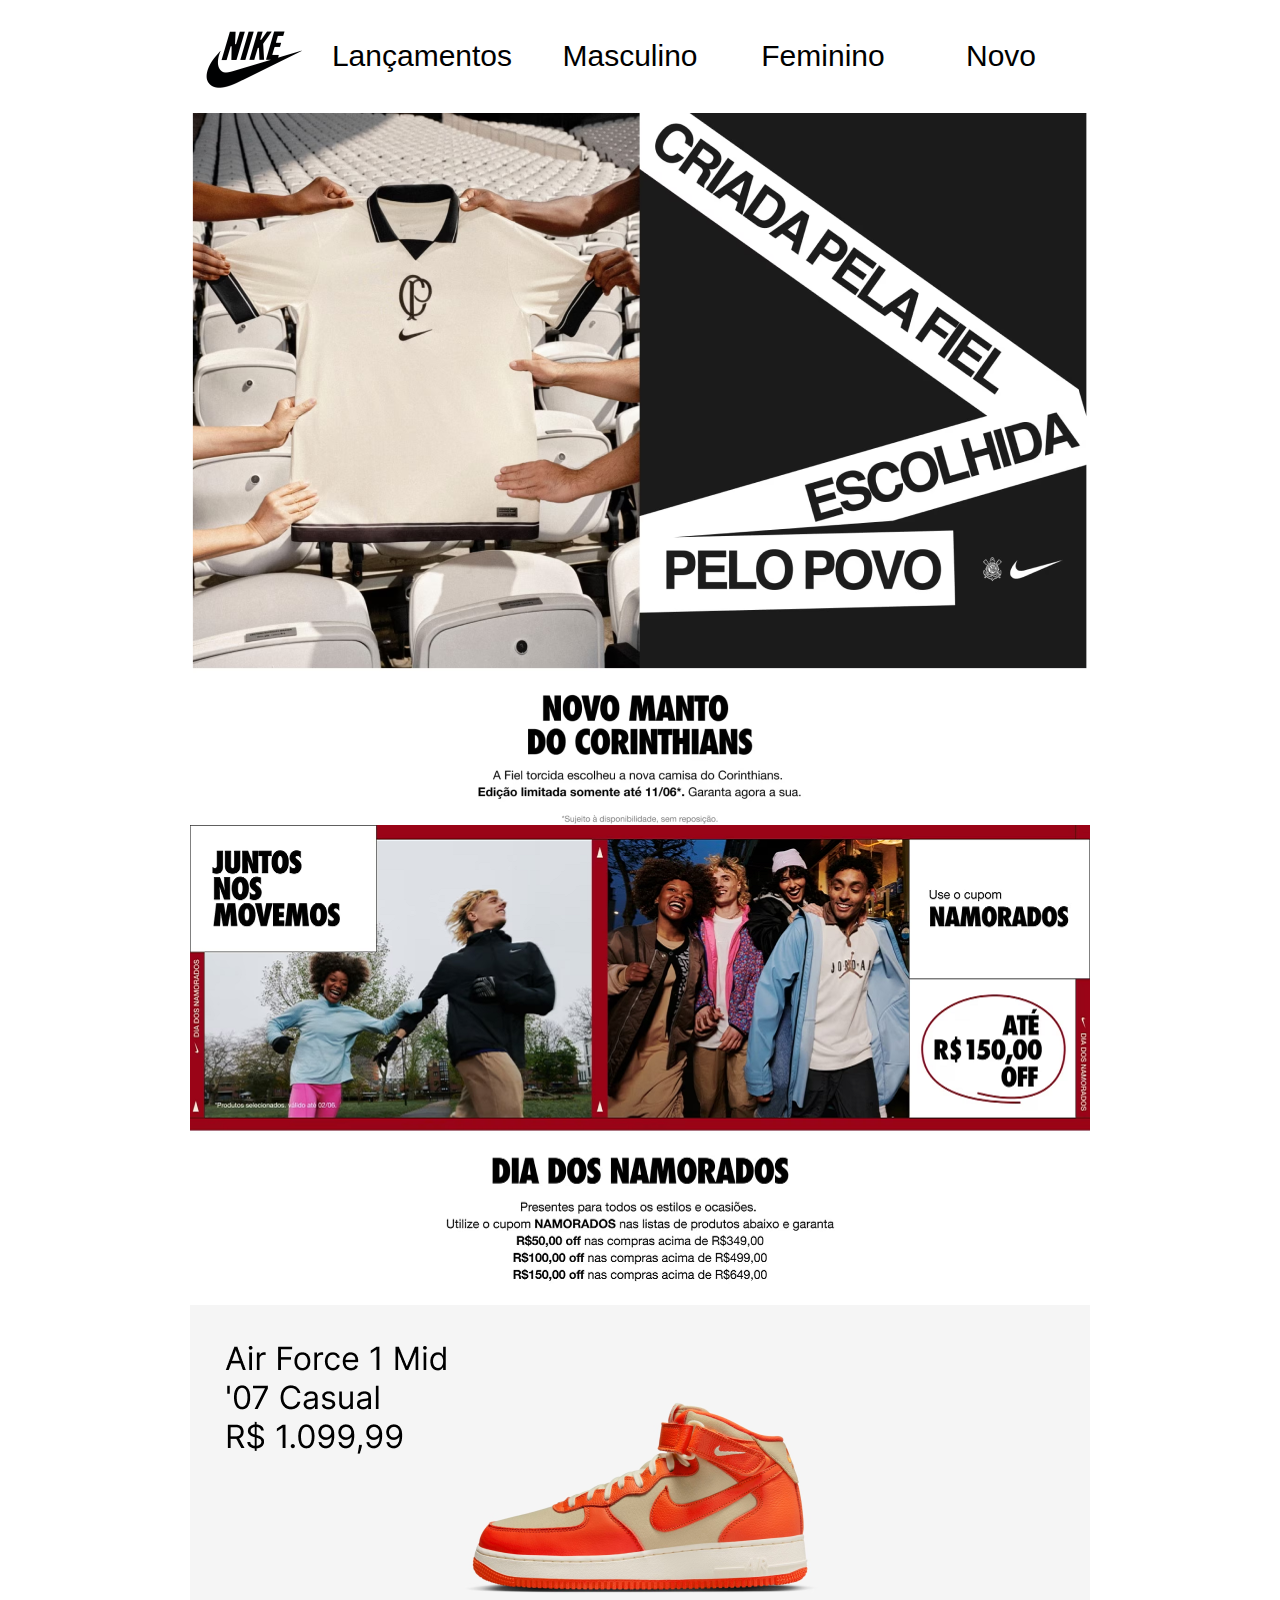
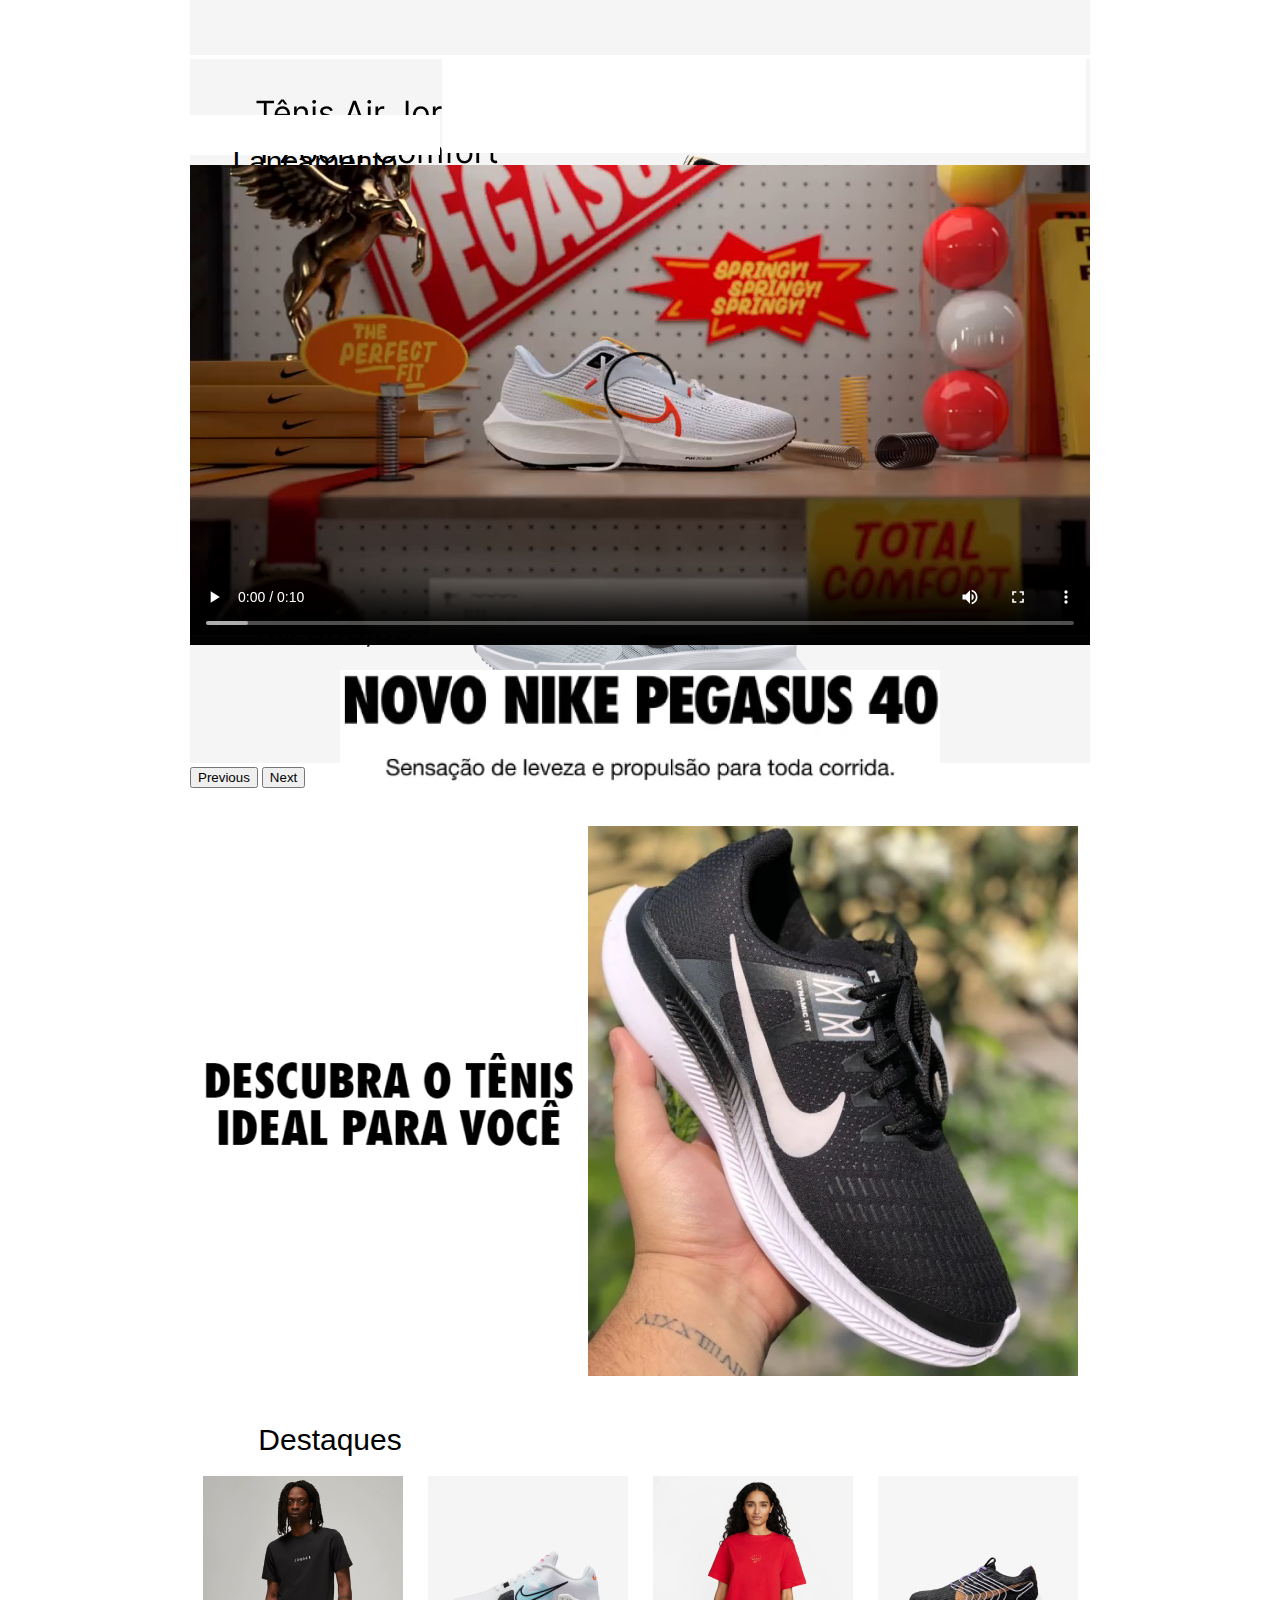
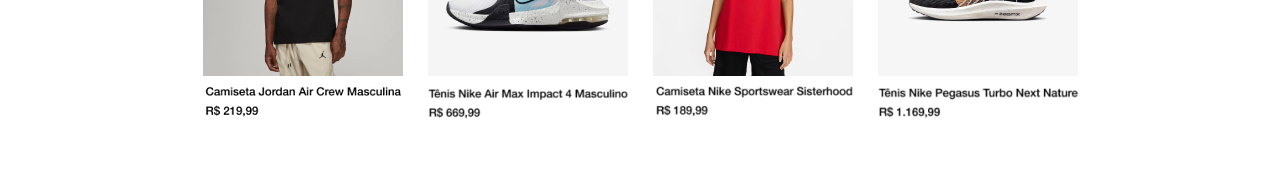
<file: Criação de Página/Index.html>
<!DOCTYPE html>
<html lang="pt-br">
<head>
    <meta charset="UTF-8">
    <meta http-equiv="X-UA-Compatible" content="IE=edge">
    <meta name="viewport" content="width=device-width, initial-scale=1.0">
    <title>Home</title>
    <link href="https://cdn.jsdelivr.net/npm/bootstrap@5.3.0/dist/css/bootstrap.min.css" rel="stylesheet" integrity="sha384-9ndCyUaIbzAi2FUVXJi0CjmCapSmO7SnpJef0486qhLnuZ2cdeRhO02iuK6FUUVM" crossorigin="anonymous">
    <link rel="stylesheet" href="CSS/estilo1.css">
</head>
<body>
    <div class="a1">
        <div class="b1"><a href="Index.html"><img src="Imagens/0025-1 1.png" alt=""></a></div>
        <div class="b2"><a href="Pag2.html">Lançamentos</a></div>
        <div class="b3"><a href="Pag3.html">Masculino</a></div>
        <div class="b4"><a href="Pag4.html">Feminino</a></div>
        <div class="b4"><a href="#vai">Novo</a></div>
    </div>
    <div class="a2"></div>
    <div class="a3">
        <div class="c1"><a href="https://www.nike.com.br/sc/futebol-clube-corinthians-camisa-oficial"><img src="Imagens/image1.png" alt=""></a></div>
    </div>
    <div class="a4">
        <div class="d1"><a href="https://www.nike.com.br/sc/dia-dos-namorados-nike"><img src="Imagens/image2.png" alt=""></a></div>
    </div>
    <div class="a5"><div id="carouselExampleAutoplaying" class="carousel slide" data-bs-ride="carousel">
        <div class="carousel-inner">
          <div class="carousel-item active">
            <a href="https://www.nike.com.br/snkrs/air-force-1-mid-07-026347.html?cor=A1#0&u_utm_source=GP_search&u_utm_medium=Cpc&u_utm_campaign=Nike_Calcados&u_utm_content=calcados_brand&u_utm_referrer=https%3A%2F%2Fwww.google.com%2F&u_gclid=EAIaIQobChMIgdn5sYin_wIVD1KRCh35mwxmEAAYASAAEgJ1w_D_BwE"><img src="Imagens/Group 1.png" alt=""></a>
          </div>
          <div class="carousel-item">
            <a href="https://www.nike.com.br/tenis-air-jordan-1-zoom-comfort-2-feminino-024676.html?cor=ID#2&u_utm_source=GP_search&u_utm_medium=Cpc&u_utm_campaign=Nike_Calcados&u_utm_content=calcados_brand&u_utm_referrer=https%3A%2F%2Fwww.google.com%2F&u_gclid=EAIaIQobChMIgdn5sYin_wIVD1KRCh35mwxmEAAYASAAEgJ1w_D_BwE"><img src="Imagens/Group 2 (1).png" alt=""></a>
          </div>
          <div class="carousel-item">
            <a href="https://www.nike.com.br/tenis-nike-run-swift-3-masculino-025197.html?cor=7T#7&u_utm_source=GP_search&u_utm_medium=Cpc&u_utm_campaign=Nike_Calcados&u_utm_content=calcados_brand&u_utm_referrer=https%3A%2F%2Fwww.google.com%2F&u_gclid=EAIaIQobChMIgdn5sYin_wIVD1KRCh35mwxmEAAYASAAEgJ1w_D_BwE"><img src="Imagens/Group 4.png" alt=""></a>
          </div>
        </div>
        <button class="carousel-control-prev" type="button" data-bs-target="#carouselExampleAutoplaying" data-bs-slide="prev">
          <span class="carousel-control-prev-icon" aria-hidden="true"></span>
          <span class="visually-hidden">Previous</span>
        </button>
        <button class="carousel-control-next" type="button" data-bs-target="#carouselExampleAutoplaying" data-bs-slide="next">
          <span class="carousel-control-next-icon" aria-hidden="true"></span>
          <span class="visually-hidden">Next</span>
        </button>
      </div></div>
    <div class="a6">
        <div class="e1"><p>Lançamento</p></div>
        <div class="e2"></div>
    </div>
    <div class="a7"><video controls src="Imagens/main_resized.mp4"></video></div>
    <div class="a77"></div>
    <div class="a88">
        <div id="vai" class="b11"><a href="https://www.nike.com.br/sc/pegasus40"><img src="Imagens/image 4 (1).png" alt=""></a></div>
    </div>
    <div class="a99"></div>
    <div class="a8">
        <div class="g1"><a href="https://www.nike.com.br/sc/encontre-seu-tenis"><img src="Imagens/image 4 (2).png" alt=""></a></div>
        <div class="g2"><a href="https://www.nike.com.br/sc/encontre-seu-tenis"><img src="Imagens/image 4 (3).png" alt=""></a></div>
    </div>
    <div class="a9">
        <div class="h1">Destaques</div>
    </div>
    <div class="a10">
        <div class="i1"><a href="https://www.nike.com.br/camiseta-jordan-air-masculina-023891.html?cor=ID"><img src="Imagens/image 4 (4).png" alt=""></a></div>
        <div class="i2"><a href="https://www.nike.com.br/tenis-nike-air-max-impact-4-masculino-024252.html?cor=5A"><img src="Imagens/image 5.png" alt=""></a></div>
        <div class="i3"><a href="https://www.nike.com.br/camiseta-nike-sportswear-sisterhood-feminina-024860.html?cor=P1"><img src="Imagens/image 6.png" alt=""></a></div>
        <div class="i4"><a href="https://www.nike.com.br/tenis-nike-pegasus-turbo-next-nature-feminino-022620.html?cor=ID"><img src="Imagens/image 7.png" alt=""></a></div>
    </div>
    <div class="a11">
        <div class="j1"><a href="https://www.nike.com.br/camiseta-jordan-air-masculina-023891.html?cor=ID"><img src="Imagens/image 8.png" alt=""></a></div>
        <div class="j2"><a href="https://www.nike.com.br/tenis-nike-air-max-impact-4-masculino-024252.html?cor=5A"></a><img src="Imagens/image 9.png" alt=""></div>
        <div class="j3"><a href="https://www.nike.com.br/camiseta-nike-sportswear-sisterhood-feminina-024860.html?cor=P1"><img src="Imagens/image 11.png" alt=""></a></div>
        <div class="j4"><a href="https://www.nike.com.br/tenis-nike-pegasus-turbo-next-nature-feminino-022620.html?cor=ID"><img src="Imagens/image 12.png" alt=""></a></div>
    </div>
    <div></div>
    <script src="https://cdn.jsdelivr.net/npm/bootstrap@5.3.0/dist/js/bootstrap.bundle.min.js" integrity="sha384-geWF76RCwLtnZ8qwWowPQNguL3RmwHVBC9FhGdlKrxdiJJigb/j/68SIy3Te4Bkz" crossorigin="anonymous"></script>
</body>
</html>
</file>
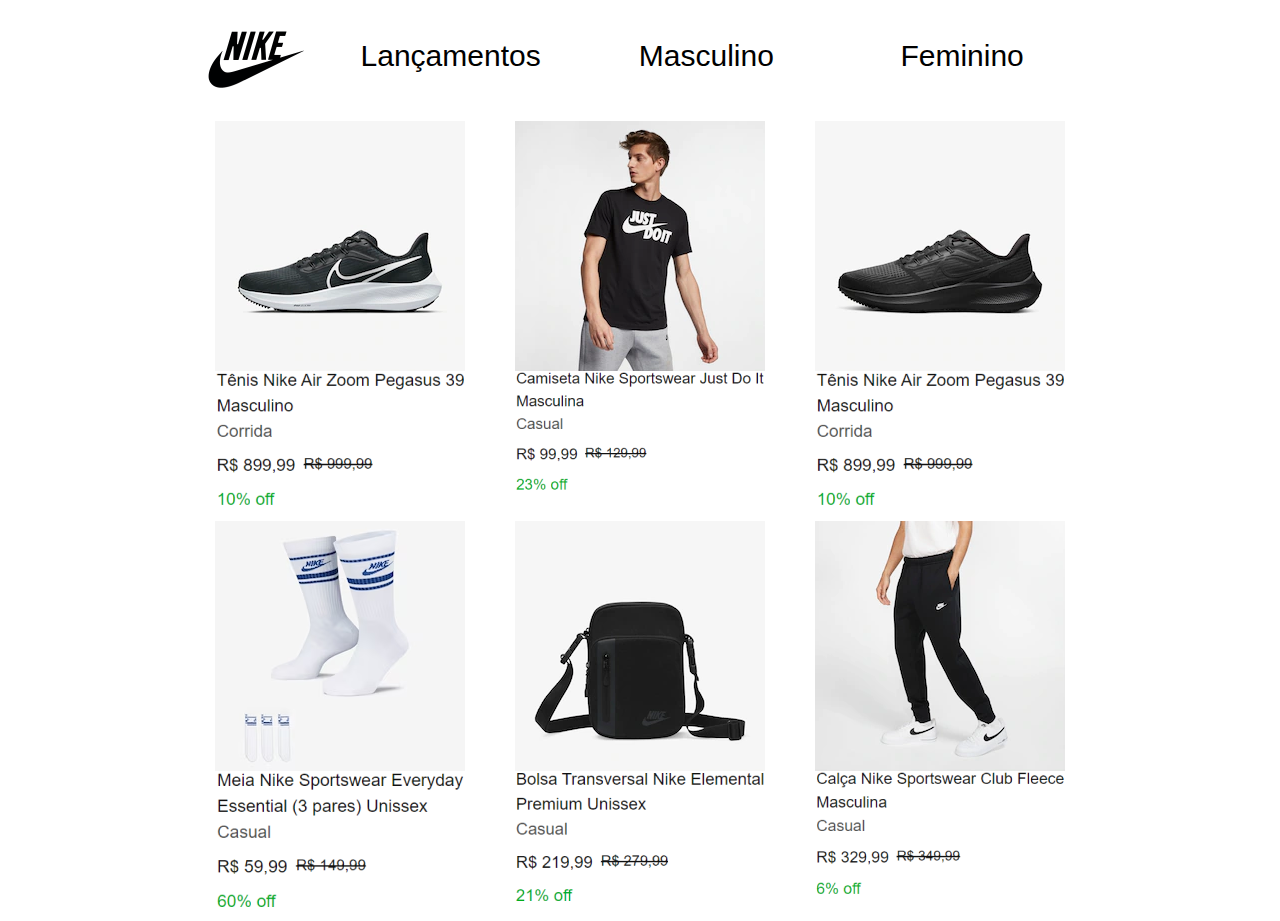
<file: Criação de Página/Pag2.html>
<!DOCTYPE html>
<html lang="pt-br">
<head>
    <meta charset="UTF-8">
    <meta http-equiv="X-UA-Compatible" content="IE=edge">
    <meta name="viewport" content="width=device-width, initial-scale=1.0">
    <link rel="stylesheet" href="CSS/estilo2.css">
    <title>Lançamentos</title>
</head>
<body>
  <div class="a1">
    <div class="b1"><a href="Index.html"><img src="Imagens/0025-1 1.png" alt=""></a></div>
        <div class="b2"><a href="Pag2.html">Lançamentos</a></div>
        <div class="b3"><a href="Pag3.html">Masculino</a></div>
        <div class="b4"><a href="Pag4.html">Feminino</a></div>
  </div>
  <div class="a2"></div>
  <div class="a3">
    <div class="d1"><a href="https://www.nike.com.br/tenis-nike-air-zoom-pegasus-39-021831.html?cor=ID#3"><img src="Imagens/image 16.png" alt=""></a></div>
    <div class="d2"><a href="https://www.nike.com.br/camiseta-manga-curta-m-nsw-tee-just-do-i-016387.html?cor=IE#5"><img src="Imagens/image 17.png" alt=""></a></div>
    <div class="d3"><a href="https://www.nike.com.br/tenis-nike-air-zoom-pegasus-39-021831.html?cor=IE#4"><img src="Imagens/image 18.png" alt=""></a></div>
    <div class="a4">
        <div class="g1"><img src="Imagens/image 19.png" alt=""></div>
        <div class="g2"><img src="Imagens/image 21.png" alt=""></div>
        <div class="g3"><img src="Imagens/image 19.png" alt=""></div>
    </div>
    <div class="a5">
        <div class="z1"><a href="https://www.nike.com.br/meias-u-nk-nsw-everyday-essential-crew-3-023325.html?cor=51#12"><img src="Imagens/image 22.png" alt=""></a></div>
        <div class="z2"><a href="https://www.nike.com.br/bolsa-nk-elmntl-prm-crssbdy-023174.html?cor=ID#13"><img src="Imagens/image 23.png" alt=""></a></div>
        <div class="z3"><a href="https://www.nike.com.br/calca-jogger-nike-sportswear-club-fleece-masculina-021797.html?cor=ID#15"><img src="Imagens/image 24.png" alt=""></a></div>
    </div>
    <div class="a6">
        <div class="x1"><img src="Imagens/image 25.png" alt=""></div>
        <div class="x2"><img src="Imagens/image 26.png" alt=""></div>
        <div class="x3"><img src="Imagens/image 27.png" alt=""></div>
    </div>
  </div>
</body>
</html>
</file>
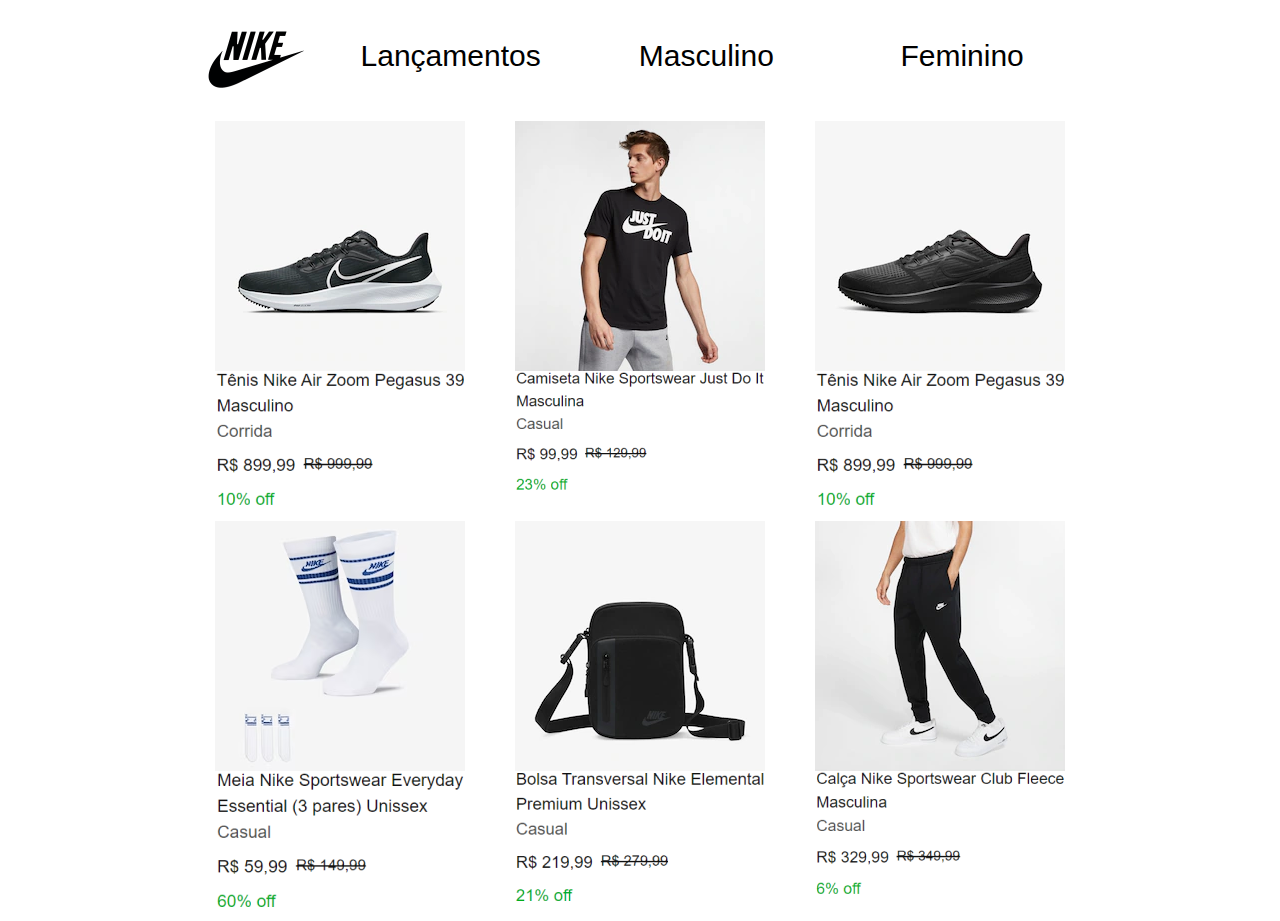
<file: Criação de Página/Pag3.html>
<!DOCTYPE html>
<html lang="pt-br">
<head>
    <meta charset="UTF-8">
    <meta http-equiv="X-UA-Compatible" content="IE=edge">
    <meta name="viewport" content="width=device-width, initial-scale=1.0">
    <link rel="stylesheet" href="CSS/estilo3.css">
    <title>Masculino</title>
</head>
<body>
  <div class="a1">
    <div class="b1"><a href="Index.html"><img src="Imagens/0025-1 1.png" alt=""></a></div>
        <div class="b2"><a href="Pag2.html">Lançamentos</a></div>
        <div class="b3"><a href="Pag3.html">Masculino</a></div>
        <div class="b4"><a href="Pag4.html">Feminino</a></div>
  </div>
  <div class="a2"></div>
  <div class="a3">
    <div class="d1"><a href="https://www.nike.com.br/tenis-nike-air-zoom-pegasus-39-021831.html?cor=ID#3"><img src="Imagens/image 16.png" alt=""></a></div>
    <div class="d2"><a href="https://www.nike.com.br/camiseta-manga-curta-m-nsw-tee-just-do-i-016387.html?cor=IE#5"><img src="Imagens/image 17.png" alt=""></a></div>
    <div class="d3"><a href="https://www.nike.com.br/tenis-nike-air-zoom-pegasus-39-021831.html?cor=IE#4"><img src="Imagens/image 18.png" alt=""></a></div>
    <div class="a4">
        <div class="g1"><img src="Imagens/image 19.png" alt=""></div>
        <div class="g2"><img src="Imagens/image 21.png" alt=""></div>
        <div class="g3"><img src="Imagens/image 19.png" alt=""></div>
    </div>
    <div class="a5">
        <div class="z1"><a href="https://www.nike.com.br/meias-u-nk-nsw-everyday-essential-crew-3-023325.html?cor=51#12"><img src="Imagens/image 22.png" alt=""></a></div>
        <div class="z2"><a href="https://www.nike.com.br/bolsa-nk-elmntl-prm-crssbdy-023174.html?cor=ID#13"><img src="Imagens/image 23.png" alt=""></a></div>
        <div class="z3"><a href="https://www.nike.com.br/calca-jogger-nike-sportswear-club-fleece-masculina-021797.html?cor=ID#15"><img src="Imagens/image 24.png" alt=""></a></div>
    </div>
    <div class="a6">
        <div class="x1"><img src="Imagens/image 25.png" alt=""></div>
        <div class="x2"><img src="Imagens/image 26.png" alt=""></div>
        <div class="x3"><img src="Imagens/image 27.png" alt=""></div>
    </div>
  </div>
</body>
</html>
</file>
<file: Criação de Página/CSS/estilo1.css>
body{
    background-color: white;
}
.a1{
    width: 900px;
    height: 95px;
    background-color: white;
    margin: auto;
    display: flex;
    flex-wrap: wrap;
    align-items: center;
    justify-content: space-around;
}
.a2{
    width: 900px;
    height: 10px;
    background-color:white;
    margin: auto;
}
.a3{
    width: 900px;
    height: 712px;
    background-color: white;
    margin: auto;
    display: flex;
    flex-wrap: wrap;
}
.a4{
    width: 900px;
    height: 480px;
    background-color: red;
    margin: auto;
    display: flex;
}
.a5{
    width: 900px;
    height: 350px;
    background-color: black;
    margin: auto;
}
.a6{
    width: 900px;
    height: 100px;
    background-color: white;
    margin: auto;
    display: flex;
    flex-wrap: wrap;
    align-items: center;
}
.a7{
    width: 900px;
    height: 490px;
    background-color: white;
    margin: auto;
    display: flex;
    flex-wrap: wrap;
}
.a77{
    width: 900px;
    height: 25px;
    background-color: white;
    margin: auto;
    display: flex;
    flex-wrap: wrap;
    align-items: center;
}
.a88{
    width: 900px;
    height: 116px;
    background-color: white;
    margin: auto;
    display: flex;
    flex-wrap: wrap;
    justify-content: center;
    align-items: center;
}
.b11{
    width: 600px;
    height: 116px;
    background-color: white;
    display: flex;
    justify-content: center;
}
.a99{
    width: 900px;
    height: 25px;
    background-color: white;
    margin: auto;
    display: flex;
    flex-wrap: wrap;
    align-items: center;
}
.a8{
    width: 900px;
    height: 580px;
    background-color: white;
    margin: auto;
    display: flex;
    flex-wrap: wrap;
    align-items: center;
}
.a9{
    width: 900px;
    height: 70px;
    background-color: white;
    margin: auto;
    display: flex;
    flex-wrap: wrap;
    align-items: center;
}
.a10{
    width: 900px;
    height: 225px;
    background-color: white;
    margin: auto;
    display: flex;
    flex-wrap: wrap;
    justify-content: space-around;
}
.a11{
     width: 900px;
     height: 100px;
     background-color: white;
     margin: auto;
     display: flex;
    flex-wrap: wrap;
    justify-content: space-around;
    align-items: center;
}
.b1{
    width: 100px;
    height: 73px;
    background-color: white;
}
.b2{
    width: 180px;
    height: 90px;
    background-color: white;
    font-family: Arial, Helvetica, sans-serif; font-size: 30px;
    display: flex;
    justify-content: center;
    align-items: center;
}
.b3{
    width: 180px;
    height: 90px;
    background-color: white;
    font-family: Arial, Helvetica, sans-serif; font-size: 30px;
    display: flex;
    justify-content: center;
    align-items: center;
}
.b4{
    width: 150px;
    height: 90px;
    background-color: white;
    font-family: Arial, Helvetica, sans-serif; font-size: 30px;
    display: flex;
    justify-content: center;
    align-items: center;
}
.c1{
    width: 900px;
    height: 712px;
    background-color: white;
}
.e1{
    width: 250px;
    height: 40px;
    background-color: white;
    margin-top: 60px;
    font-family: Arial, Helvetica, sans-serif; font-size: 30px;
    display: flex;
    justify-content: center;
}
.e2{
    width: 644px;
    height: 95px;
    background-color: white;
    margin-left: 2px;
}
.g1{
    width: 380px;
    height: 98px;
    background-color: white;
    margin-left: 8px;
}
.g2{
    width: 490px;
    height: 550px;
    background-color: white;
    margin-left: 10px;
}
.h1{
    width: 280px;
    height: 70px;
    background-color: white;
    font-family: Arial, Helvetica, sans-serif; font-size: 30px;
    display: flex;
    justify-content: center;
    align-items: center;
    margin-top: 14px;
}
.i1{
    width: 200px;
    height: 200px;
    background-color: red;
    margin-top: 15px;
}
.i2{
    width: 200px;
    height: 200px;
    background-color: blue;
    margin-top: 15px;
}
.i3{
    width: 200px;
    height: 200px;
    background-color: purple;
    margin-top: 15px;
}
.i4{
    width: 200px;
    height: 200px;
    background-color: yellow;
    margin-top: 15px;
}
.j1{
    width: 200px;
    height: 32px;
    background-color: purple;
    margin-bottom: auto;
}
.j2{
    width: 200px;
    height: 33px;
    background-color: purple;
    margin-bottom: auto;
}
.j3{
    width: 200px;
    height: 32px;
    background-color: purple;
    margin-bottom: auto;
}
.j4{
    width: 200px;
    height: 33px;
    background-color: purple;
    margin-bottom: auto;
}
a{color: black;}
a:link{text-decoration: none;}
a:hover{color: gray;}
</file>
<file: Criação de Página/CSS/estilo2.css>
body{
    background-color: white;
}
.a1{
    width: 900px;
    height: 95px;
    background-color: white;
    margin: auto;
    display: flex;
    flex-wrap: wrap;
    align-items: center;
    justify-content: space-around;
}
.a2{
    width: 900px;
    height: 10px;
    background-color:white;
    margin: auto;
}
.b1{
    width: 100px;
    height: 73px;
    background-color: white;
}
.b2{
    width: 223px;
    height: 90px;
    background-color: white;
    font-family: Arial, Helvetica, sans-serif; font-size: 30px;
    display: flex;
    justify-content: center;
    align-items: center;
}
.b3{
    width: 223px;
    height: 90px;
    background-color: white;
    font-family: Arial, Helvetica, sans-serif; font-size: 30px;
    display: flex;
    justify-content: center;
    align-items: center;
}
.b4{
    width: 223px;
    height: 90px;
    background-color: white;
    font-family: Arial, Helvetica, sans-serif; font-size: 30px;
    display: flex;
    justify-content: center;
    align-items: center;
}
.a3{
    width: 900px;
    height: 258px;
    background-color: white;
    margin: auto;
    display: flex;
    flex-wrap: wrap;
    justify-content: space-around;
}
.d1{
    width: 250px;
    height: 250px;
    background-color: white;
    margin-top: 8px;
}
.d2{
    width: 250px;
    height: 250px;
    background-color: white;
    margin-top: 8px;
}
.d3{
    width: 250px;
    height: 250px;
    background-color: white;
    margin-top: 8px;
}
.a4{
    width: 900px;
    height: 150px;
    background-color: white;
    margin: auto;
    display: flex;
    flex-wrap: wrap;
    justify-content: space-around;
}
.g1{
    width: 250px;
    height: 136px;
    background-color: white;
}
.g2{
    width: 250px;
    height: 121px;
    background-color: white;
}
.g3{
    width: 250px;
    height: 136px;
    background-color: white;
}
.a5{
    width: 900px;
    height: 250px;
    background-color: white;
    margin: auto;
    display: flex;
    flex-wrap: wrap;
    justify-content: space-around;
}
.z1{
    width: 250px;
    height: 250px;
    background-color: yellow;
}
.z2{
    width: 250px;
    height: 250px;
    background-color: yellow;
}
.z3{
    width: 250px;
    height: 250px;
    background-color: yellow;
}
.a6{
    width: 900px;
    height: 150px;
    background-color: white;
    margin: auto;
    display: flex;
    flex-wrap: wrap;
    justify-content: space-around;
}
.x1{
    width: 250px;
    height: 138px;
    background-color: white;
}
.x2{
    width: 250px;
    height: 132px;
    background-color: white;
}
.x3{
    width: 250px;
    height: 126px;
    background-color: white;
}
a{color: black;}
a:link{text-decoration: none;}
a:hover{color: gray;}
</file>
<file: Criação de Página/CSS/estilo3.css>
body{
    background-color: white;
}
.a1{
    width: 900px;
    height: 95px;
    background-color: white;
    margin: auto;
    display: flex;
    flex-wrap: wrap;
    align-items: center;
    justify-content: space-around;
}
.a2{
    width: 900px;
    height: 10px;
    background-color:white;
    margin: auto;
}
.b1{
    width: 100px;
    height: 73px;
    background-color: white;
}
.b2{
    width: 223px;
    height: 90px;
    background-color: white;
    font-family: Arial, Helvetica, sans-serif; font-size: 30px;
    display: flex;
    justify-content: center;
    align-items: center;
}
.b3{
    width: 223px;
    height: 90px;
    background-color: white;
    font-family: Arial, Helvetica, sans-serif; font-size: 30px;
    display: flex;
    justify-content: center;
    align-items: center;
}
.b4{
    width: 223px;
    height: 90px;
    background-color: white;
    font-family: Arial, Helvetica, sans-serif; font-size: 30px;
    display: flex;
    justify-content: center;
    align-items: center;
}
.a3{
    width: 900px;
    height: 258px;
    background-color: white;
    margin: auto;
    display: flex;
    flex-wrap: wrap;
    justify-content: space-around;
}
.d1{
    width: 250px;
    height: 250px;
    background-color: white;
    margin-top: 8px;
}
.d2{
    width: 250px;
    height: 250px;
    background-color: white;
    margin-top: 8px;
}
.d3{
    width: 250px;
    height: 250px;
    background-color: white;
    margin-top: 8px;
}
.a4{
    width: 900px;
    height: 150px;
    background-color: white;
    margin: auto;
    display: flex;
    flex-wrap: wrap;
    justify-content: space-around;
}
.g1{
    width: 250px;
    height: 136px;
    background-color: white;
}
.g2{
    width: 250px;
    height: 121px;
    background-color: white;
}
.g3{
    width: 250px;
    height: 136px;
    background-color: white;
}
.a5{
    width: 900px;
    height: 250px;
    background-color: white;
    margin: auto;
    display: flex;
    flex-wrap: wrap;
    justify-content: space-around;
}
.z1{
    width: 250px;
    height: 250px;
    background-color: yellow;
}
.z2{
    width: 250px;
    height: 250px;
    background-color: yellow;
}
.z3{
    width: 250px;
    height: 250px;
    background-color: yellow;
}
.a6{
    width: 900px;
    height: 150px;
    background-color: white;
    margin: auto;
    display: flex;
    flex-wrap: wrap;
    justify-content: space-around;
}
.x1{
    width: 250px;
    height: 138px;
    background-color: white;
}
.x2{
    width: 250px;
    height: 132px;
    background-color: white;
}
.x3{
    width: 250px;
    height: 126px;
    background-color: white;
}
a{color: black;}
a:link{text-decoration: none;}
a:hover{color: gray;}
</file>
